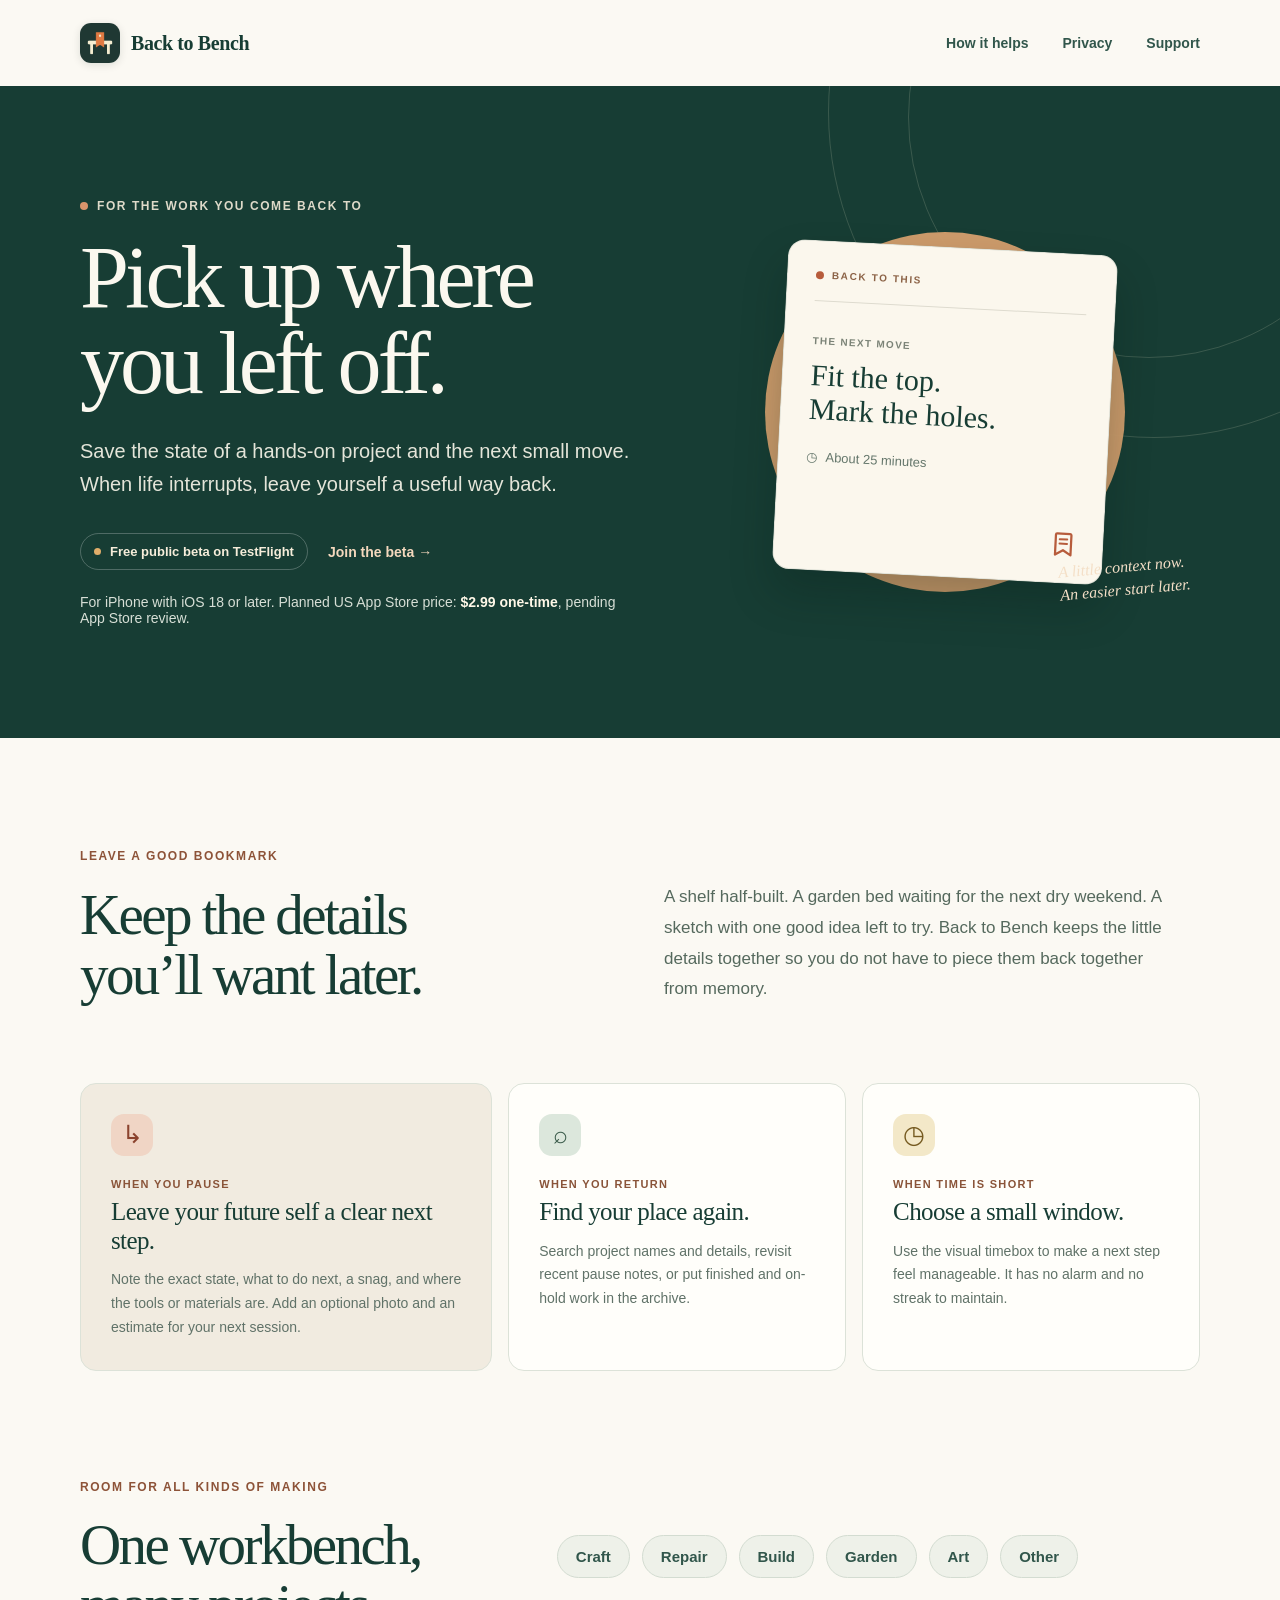
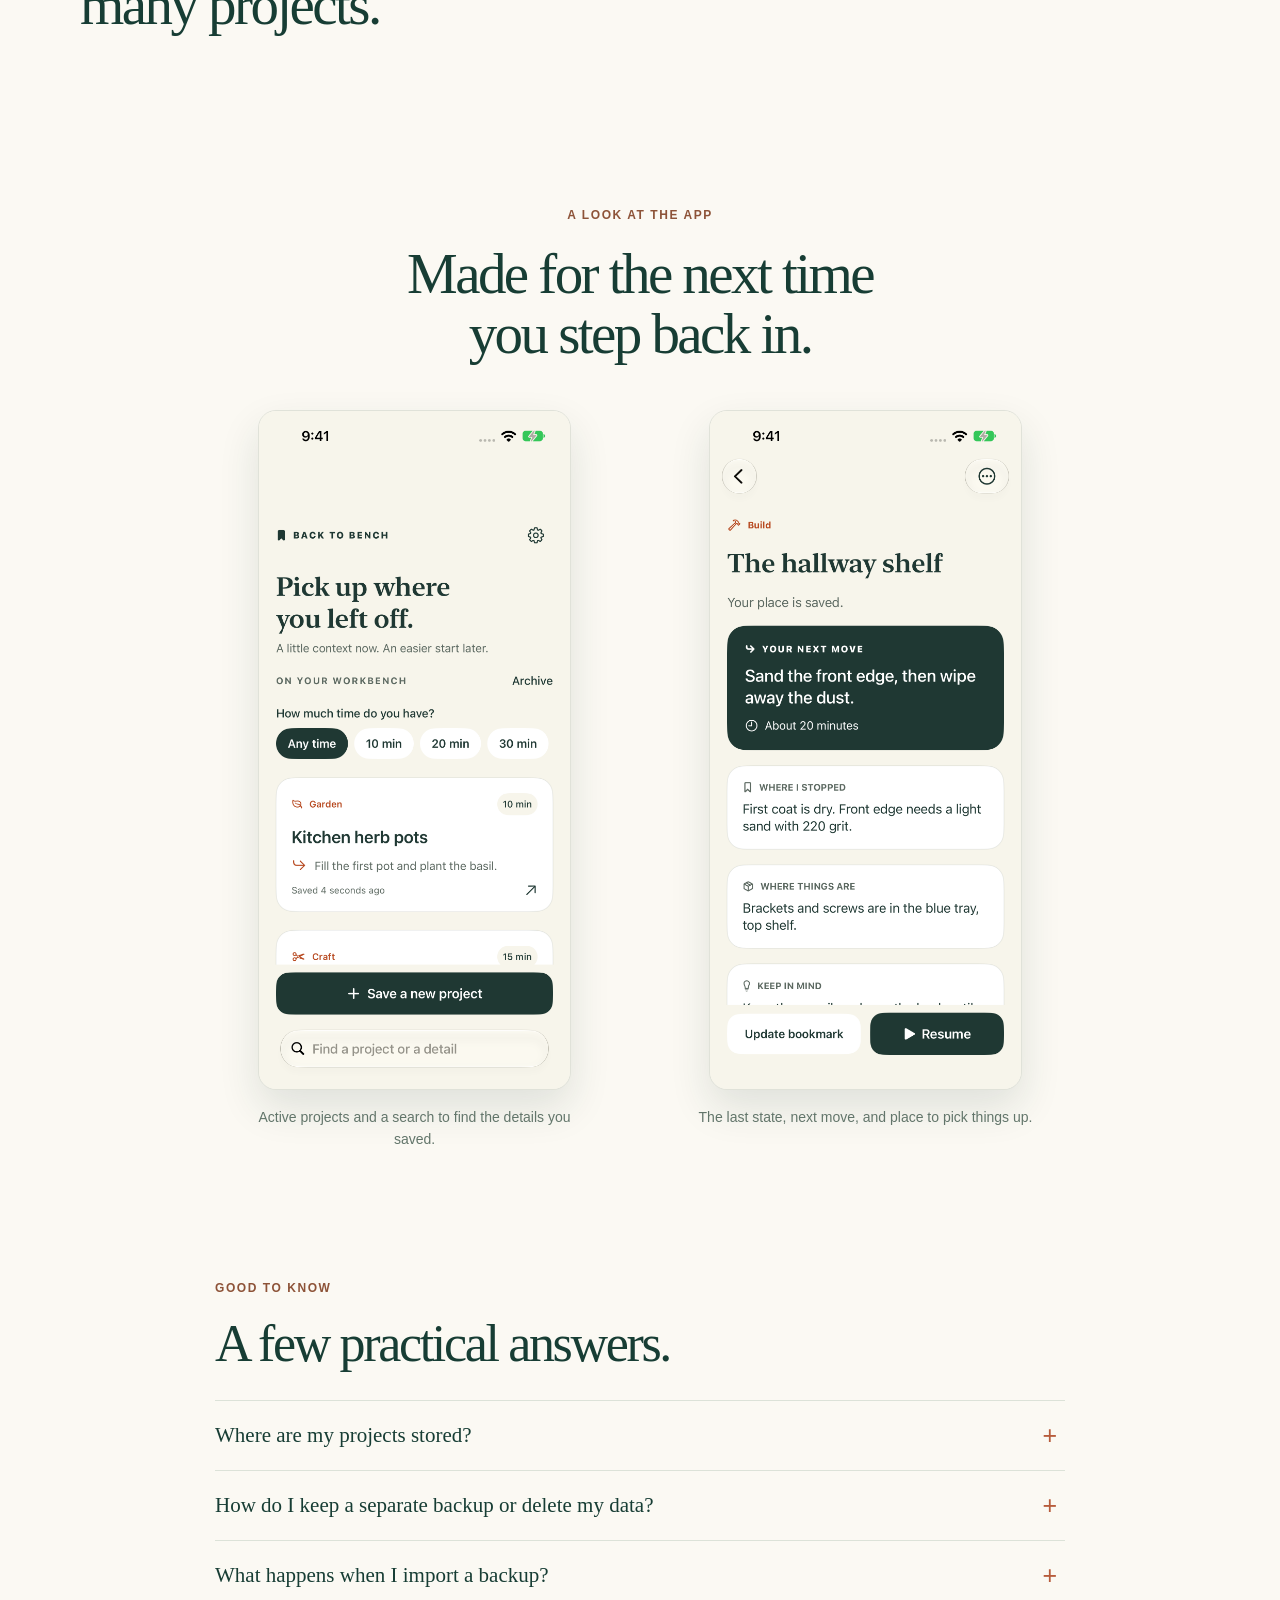
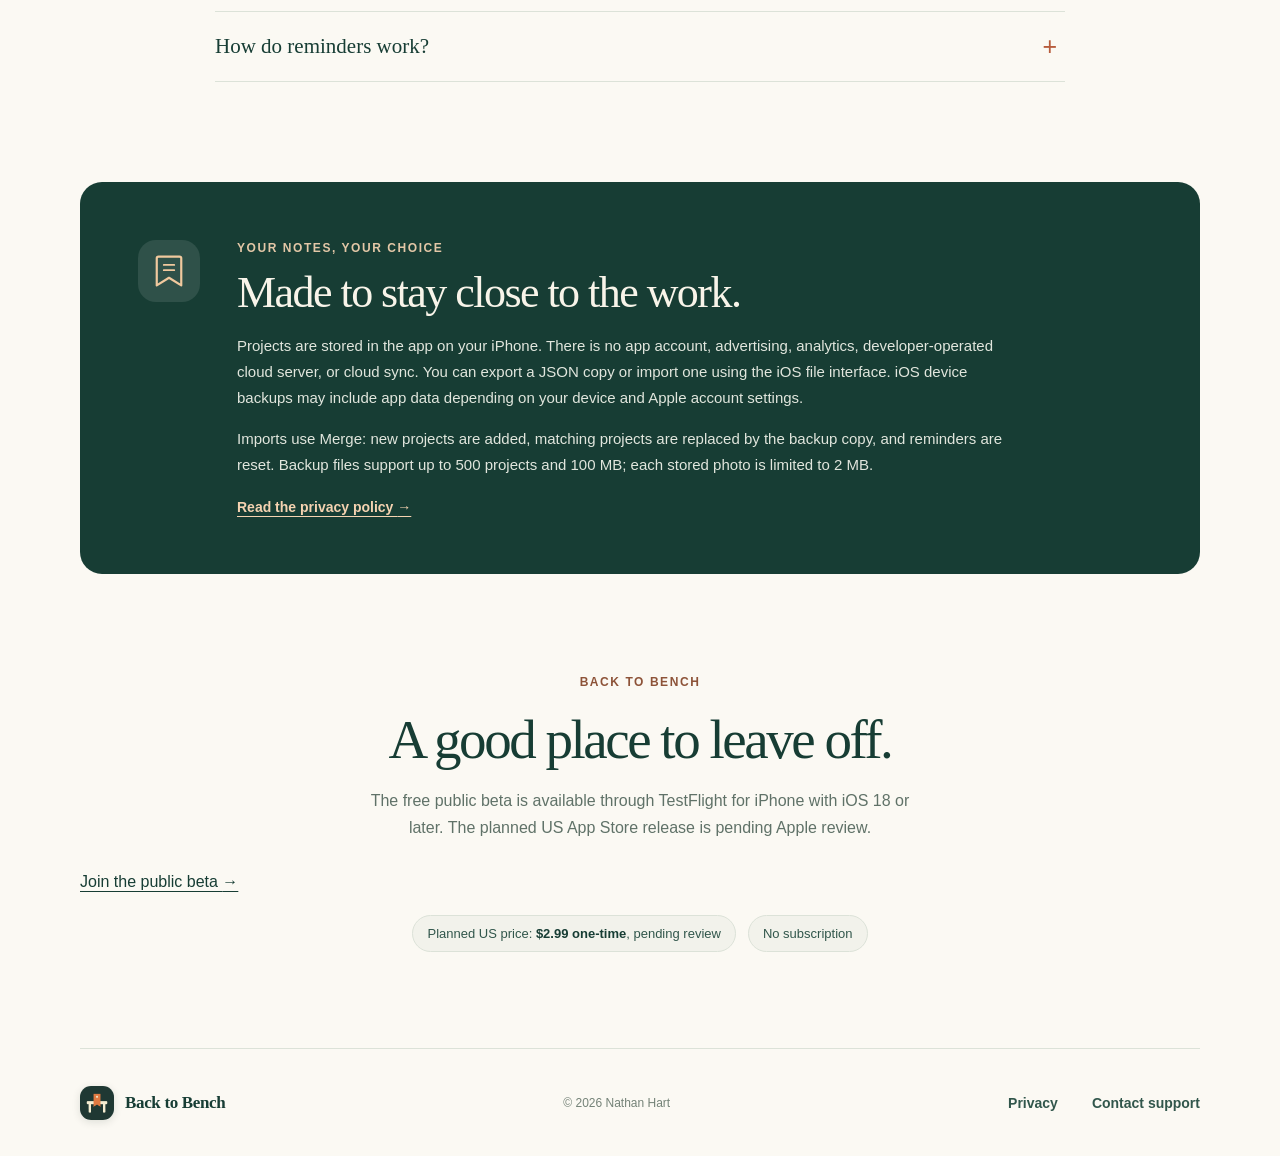
<file: index.html>
<!doctype html>
<html lang="en">
<head>
  <meta charset="utf-8">
  <meta name="viewport" content="width=device-width, initial-scale=1">
  <meta name="theme-color" content="#173d34">
  <meta name="description" content="Back to Bench keeps the state and next step of a hands-on project together, so it is easier to pick up again later.">
  <title>Back to Bench — Pick up where you left off</title>
  <link rel="stylesheet" href="style.css">
</head>
<body class="landing-page">
  <a class="skip-link" href="#main">Skip to content</a>
  <header class="site-header">
    <a class="brand" href="index.html" aria-label="Back to Bench home">
      <img class="brand-mark" src="assets/app-icon.png" alt="">
      <span>Back to Bench</span>
    </a>
    <nav aria-label="Main navigation">
      <a href="#how-it-helps">How it helps</a>
      <a href="privacy.html">Privacy</a>
      <a href="https://github.com/nahart86/back-to-bench-support/issues">Support</a>
    </nav>
  </header>

  <main id="main">
    <section class="hero" aria-labelledby="hero-title">
      <div class="hero-copy">
        <p class="eyebrow"><span class="eyebrow-dot" aria-hidden="true"></span>For the work you come back to</p>
        <h1 id="hero-title">Pick up where<br class="desktop-break"> you left off.</h1>
        <p class="hero-lede">Save the state of a hands-on project and the next small move. When life interrupts, leave yourself a useful way back.</p>
        <div class="hero-actions">
          <span class="release-status"><span class="status-dot" aria-hidden="true"></span>Free public beta on TestFlight</span>
          <a class="text-link" href="https://testflight.apple.com/join/7FmzGM4C">Join the beta <span aria-hidden="true">→</span></a>
        </div>
        <p class="price-note">For iPhone with iOS 18 or later. Planned US App Store price: <strong>$2.99 one-time</strong>, pending App Store review.</p>
      </div>
      <div class="hero-art" role="img" aria-label="Illustration of a project bookmark with a next step and estimated time">
        <div class="sun-disc" aria-hidden="true"></div>
        <div class="work-card">
          <div class="card-topline"><span class="card-dot"></span><span>BACK TO THIS</span></div>
          <div class="card-rule"></div>
          <span class="card-label">THE NEXT MOVE</span>
          <p>Fit the top.<br>Mark the holes.</p>
          <div class="card-meta"><span aria-hidden="true">◷</span> About 25 minutes</div>
          <div class="card-bookmark" aria-hidden="true">
            <svg viewBox="0 0 24 24"><path d="M6.8 3.5h10.4a1 1 0 0 1 1 1v16l-6.2-3.8-6.2 3.8v-16a1 1 0 0 1 1-1Z" fill="none" stroke="currentColor" stroke-linejoin="round" stroke-width="1.8"/><path d="M9 8h6M9 11.5h6" stroke="currentColor" stroke-linecap="round" stroke-width="1.6"/></svg>
          </div>
        </div>
        <p class="art-caption">A little context now.<br>An easier start later.</p>
      </div>
    </section>

    <section class="intro-section" id="how-it-helps" aria-labelledby="intro-title">
      <div class="section-heading">
        <p class="eyebrow eyebrow-dark">Leave a good bookmark</p>
        <h2 id="intro-title">Keep the details<br>you’ll want later.</h2>
      </div>
      <p class="intro-text">A shelf half-built. A garden bed waiting for the next dry weekend. A sketch with one good idea left to try. Back to Bench keeps the little details together so you do not have to piece them back together from memory.</p>
    </section>

    <section class="feature-grid" aria-label="Project note features">
      <article class="feature-card feature-card-large">
        <div class="feature-icon icon-terracotta" aria-hidden="true">↳</div>
        <p class="feature-kicker">When you pause</p>
        <h3>Leave your future self a clear next step.</h3>
        <p>Note the exact state, what to do next, a snag, and where the tools or materials are. Add an optional photo and an estimate for your next session.</p>
      </article>
      <article class="feature-card">
        <div class="feature-icon icon-sage" aria-hidden="true">⌕</div>
        <p class="feature-kicker">When you return</p>
        <h3>Find your place again.</h3>
        <p>Search project names and details, revisit recent pause notes, or put finished and on-hold work in the archive.</p>
      </article>
      <article class="feature-card">
        <div class="feature-icon icon-gold" aria-hidden="true">◷</div>
        <p class="feature-kicker">When time is short</p>
        <h3>Choose a small window.</h3>
        <p>Use the visual timebox to make a next step feel manageable. It has no alarm and no streak to maintain.</p>
      </article>
    </section>

    <section class="categories" aria-labelledby="category-title">
      <div>
        <p class="eyebrow eyebrow-dark">Room for all kinds of making</p>
        <h2 id="category-title">One workbench,<br>many projects.</h2>
      </div>
      <ul class="category-list" aria-label="Project categories">
        <li>Craft</li><li>Repair</li><li>Build</li><li>Garden</li><li>Art</li><li>Other</li>
      </ul>
    </section>

    <section class="screenshots" aria-labelledby="screens-title">
      <div class="section-heading section-heading-centered">
        <p class="eyebrow eyebrow-dark">A look at the app</p>
        <h2 id="screens-title">Made for the next time<br>you step back in.</h2>
      </div>
      <div class="screenshot-row">
        <figure class="screenshot-figure">
          <img class="app-screenshot" src="assets/workbench.png" alt="Back to Bench workbench screen with a time filter, active project cards, a Save a new project button, and project search." width="1206" height="2622" loading="lazy" decoding="async">
          <figcaption>Active projects and a search to find the details you saved.</figcaption>
        </figure>
        <figure class="screenshot-figure">
          <img class="app-screenshot" src="assets/project-detail.png" alt="Back to Bench project detail for a hallway shelf, showing the next move, where the work stopped, materials location, and Resume button." width="1206" height="2622" loading="lazy" decoding="async">
          <figcaption>The last state, next move, and place to pick things up.</figcaption>
        </figure>
      </div>
    </section>

    <section class="faq" aria-labelledby="faq-title">
      <div class="section-heading">
        <p class="eyebrow eyebrow-dark">Good to know</p>
        <h2 id="faq-title">A few practical answers.</h2>
      </div>
      <div class="faq-list">
        <details>
          <summary>Where are my projects stored?</summary>
          <p>Project notes and photos are stored in the app on your iPhone. The app has no account or developer-operated cloud sync. iOS device backups may include app data depending on your device and Apple account settings.</p>
        </details>
        <details>
          <summary>How do I keep a separate backup or delete my data?</summary>
          <p>In Settings, choose <strong>Export a backup</strong> to create a JSON copy, then save it to a destination you choose. Export is manual, not automatic; that destination may store, sync, or share the file under its own settings. You can delete a project in the app. Deleting Back to Bench removes its local app data, but exported files and device backups must be managed separately.</p>
        </details>
        <details>
          <summary>What happens when I import a backup?</summary>
          <p>Normal imports use Merge: projects with new IDs are added, and projects with matching IDs are replaced by the backup copy. Reminders are turned off after import; edit a project to set one again. If the app detects an unreadable saved file, a recovery action can use a valid backup while preserving the unreadable file on the device.</p>
        </details>
        <details>
          <summary>How do reminders work?</summary>
          <p>Reminders use on-device notifications and require notification permission. Depending on your iOS notification settings, the project name and next step may appear on your Lock Screen. The session timebox is visual only and has no alarm.</p>
        </details>
      </div>
    </section>

    <section class="privacy-band" aria-labelledby="privacy-title">
      <div class="privacy-mark" aria-hidden="true">
        <svg viewBox="0 0 48 48"><path d="M12 7.5h24a2 2 0 0 1 2 2v31l-14-8.8-14 8.8v-31a2 2 0 0 1 2-2Z" fill="none" stroke="currentColor" stroke-linejoin="round" stroke-width="2.5"/><path d="M18 17h12M18 23h12" stroke="currentColor" stroke-linecap="round" stroke-width="2"/></svg>
      </div>
      <div class="privacy-copy">
        <p class="eyebrow">Your notes, your choice</p>
        <h2 id="privacy-title">Made to stay close to the work.</h2>
        <p>Projects are stored in the app on your iPhone. There is no app account, advertising, analytics, developer-operated cloud server, or cloud sync. You can export a JSON copy or import one using the iOS file interface. iOS device backups may include app data depending on your device and Apple account settings.</p>
        <p>Imports use Merge: new projects are added, matching projects are replaced by the backup copy, and reminders are reset. Backup files support up to 500 projects and 100 MB; each stored photo is limited to 2 MB.</p>
        <a class="light-link" href="privacy.html">Read the privacy policy <span aria-hidden="true">→</span></a>
      </div>
    </section>

    <section class="closing" aria-labelledby="closing-title">
      <p class="eyebrow eyebrow-dark">Back to Bench</p>
      <h2 id="closing-title">A good place to leave off.</h2>
      <p>The free public beta is available through TestFlight for iPhone with iOS 18 or later. The planned US App Store release is pending Apple review.</p>
      <div class="hero-actions">
        <a href="https://testflight.apple.com/join/7FmzGM4C">Join the public beta <span aria-hidden="true">→</span></a>
      </div>
      <div class="closing-meta">
        <span>Planned US price: <strong>$2.99 one-time</strong>, pending review</span>
        <span>No subscription</span>
      </div>
    </section>
  </main>

  <footer class="site-footer">
    <a class="brand brand-footer" href="index.html">
      <img class="brand-mark" src="assets/app-icon.png" alt="">
      <span>Back to Bench</span>
    </a>
    <p>© 2026 Nathan Hart</p>
    <nav aria-label="Footer navigation">
      <a href="privacy.html">Privacy</a>
      <a href="https://github.com/nahart86/back-to-bench-support/issues">Contact support</a>
    </nav>
  </footer>
</body>
</html>
</file>
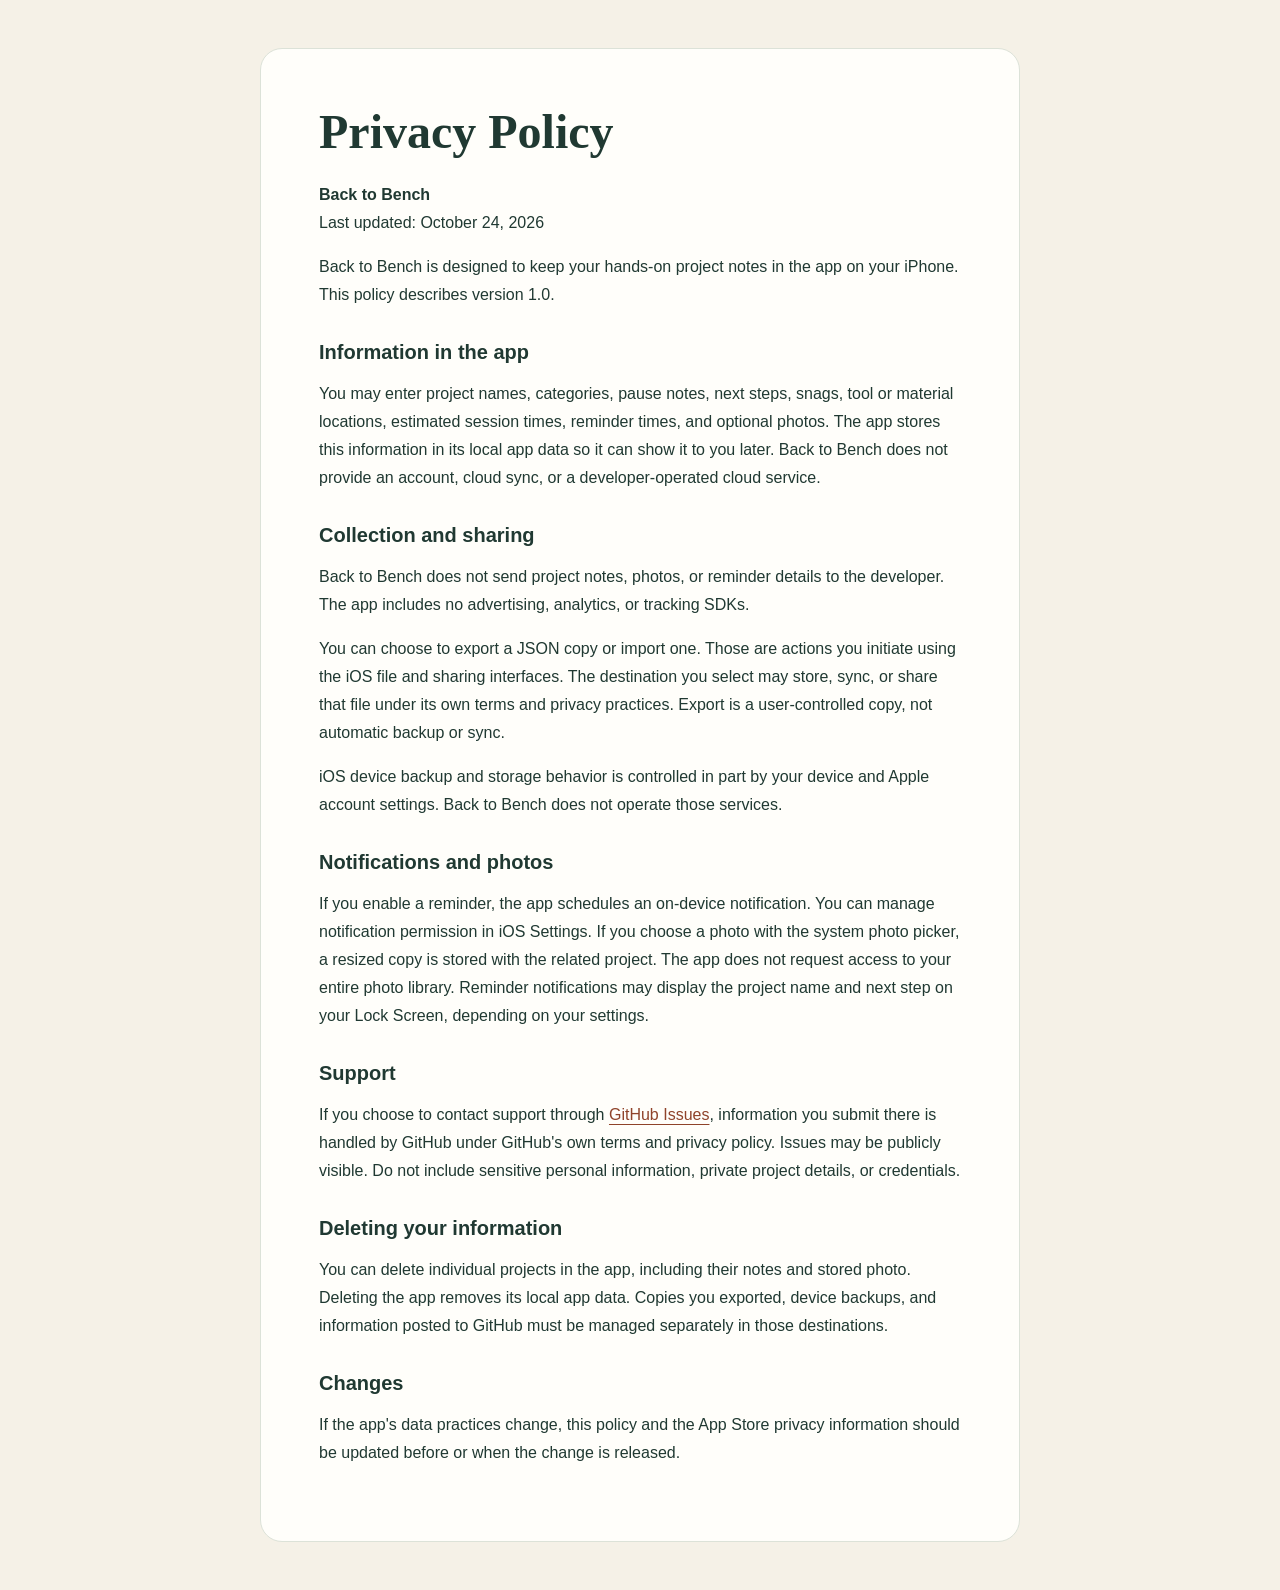
<file: privacy.html>
<!doctype html>
<html lang="en">
<head>
  <meta charset="utf-8">
  <meta name="viewport" content="width=device-width, initial-scale=1">
  
  <title>Privacy Policy — Back to Bench</title>
<link rel="stylesheet" href="style.css">
</head>
<body>
  <main>
    <h1>Privacy Policy</h1>
    <p><strong>Back to Bench</strong><br>Last updated: October 24, 2026</p>

    <p>Back to Bench is designed to keep your hands-on project notes in the app on your iPhone. This policy describes version 1.0.</p>

    <h2>Information in the app</h2>
    <p>You may enter project names, categories, pause notes, next steps, snags, tool or material locations, estimated session times, reminder times, and optional photos. The app stores this information in its local app data so it can show it to you later. Back to Bench does not provide an account, cloud sync, or a developer-operated cloud service.</p>

    <h2>Collection and sharing</h2>
    <p>Back to Bench does not send project notes, photos, or reminder details to the developer. The app includes no advertising, analytics, or tracking SDKs.</p>
    <p>You can choose to export a JSON copy or import one. Those are actions you initiate using the iOS file and sharing interfaces. The destination you select may store, sync, or share that file under its own terms and privacy practices. Export is a user-controlled copy, not automatic backup or sync.</p>
    <p>iOS device backup and storage behavior is controlled in part by your device and Apple account settings. Back to Bench does not operate those services.</p>

    <h2>Notifications and photos</h2>
    <p>If you enable a reminder, the app schedules an on-device notification. You can manage notification permission in iOS Settings. If you choose a photo with the system photo picker, a resized copy is stored with the related project. The app does not request access to your entire photo library. Reminder notifications may display the project name and next step on your Lock Screen, depending on your settings.</p>

    <h2>Support</h2>
    <p>If you choose to contact support through <a href="https://github.com/nahart86/back-to-bench-support/issues">GitHub Issues</a>, information you submit there is handled by GitHub under GitHub's own terms and privacy policy. Issues may be publicly visible. Do not include sensitive personal information, private project details, or credentials.</p>

    <h2>Deleting your information</h2><p>You can delete individual projects in the app, including their notes and stored photo. Deleting the app removes its local app data. Copies you exported, device backups, and information posted to GitHub must be managed separately in those destinations.</p><h2>Changes</h2>
    <p>If the app's data practices change, this policy and the App Store privacy information should be updated before or when the change is released.</p>
  </main>
</body>
</html>
</file>
<file: style.css>
:root {
  color-scheme: light;
  --ink: #173d34;
  --ink-soft: #31564b;
  --paper: #f5f1e7;
  --paper-light: #fbf9f3;
  --white: #fffefa;
  --muted: #64786c;
  --line: #dce2d8;
  --terracotta: #b75c3c;
  --sage: #dce7dc;
  --gold: #ead9a7;
  font-family: -apple-system, BlinkMacSystemFont, "Segoe UI", sans-serif;
  color: var(--ink);
  background: var(--paper-light);
  font-synthesis: none;
  text-rendering: optimizeLegibility;
}

* { box-sizing: border-box; }
html { scroll-behavior: smooth; }
body { margin: 0; }
a { color: inherit; text-underline-offset: 4px; }
a:focus-visible { outline: 3px solid #e6a56f; outline-offset: 4px; border-radius: 3px; }

.skip-link {
  position: absolute;
  top: 8px;
  left: 8px;
  z-index: 10;
  transform: translateY(-160%);
  padding: 10px 14px;
  border-radius: 8px;
  color: var(--ink);
  background: var(--white);
}
.skip-link:focus { transform: translateY(0); }

/* Landing page */
.landing-page { background: var(--paper-light); }
.site-header,
.site-footer {
  width: min(1120px, calc(100% - 56px));
  margin-inline: auto;
  display: flex;
  align-items: center;
  justify-content: space-between;
}
.site-header { min-height: 86px; }
.brand {
  display: inline-flex;
  align-items: center;
  gap: 11px;
  color: var(--ink);
  font-family: Georgia, "Times New Roman", serif;
  font-size: 20px;
  font-weight: 700;
  text-decoration: none;
  letter-spacing: -.02em;
}
.brand-mark { width: 40px; height: 40px; flex: none; border-radius: 11px; object-fit: cover; box-shadow: 0 2px 9px rgba(9, 36, 28, .12); }
.site-header nav,
.site-footer nav { display: flex; align-items: center; gap: clamp(18px, 3vw, 34px); }
.site-header nav a,
.site-footer nav a { color: var(--ink-soft); font-size: 14px; font-weight: 600; text-decoration: none; }
.site-header nav a:hover,
.site-footer nav a:hover { text-decoration: underline; text-underline-offset: 5px; }

.hero {
  position: relative;
  isolation: isolate;
  overflow: hidden;
  min-height: 590px;
  padding: clamp(64px, 9vw, 112px) max(28px, calc((100vw - 1120px) / 2));
  display: grid;
  grid-template-columns: minmax(0, 1.05fr) minmax(300px, .95fr);
  align-items: center;
  gap: 48px;
  color: #fbf8ef;
  background: var(--ink);
}
.hero::before,
.hero::after { position: absolute; z-index: -1; content: ""; border: 1px solid rgba(242, 232, 204, .16); border-radius: 50%; }
.hero::before { width: 650px; height: 650px; right: -200px; top: -300px; }
.hero::after { width: 480px; height: 480px; right: -110px; top: -210px; }
.hero-copy { max-width: 610px; }
.eyebrow {
  display: flex;
  align-items: center;
  gap: 9px;
  margin: 0 0 20px;
  color: #dedac9;
  font-size: 12px;
  font-weight: 750;
  letter-spacing: .13em;
  line-height: 1.4;
  text-transform: uppercase;
}
.eyebrow-dot { width: 8px; height: 8px; border-radius: 50%; background: #d9946b; }
.eyebrow-dark { color: #8d5338; }
.hero h1,
.section-heading h2,
.categories h2,
.closing h2 {
  margin: 0;
  font-family: Georgia, "Times New Roman", serif;
  font-weight: 500;
  letter-spacing: -.045em;
}
.hero h1 { max-width: 690px; font-size: clamp(54px, 7.7vw, 88px); line-height: .98; }
.hero-lede { max-width: 550px; margin: 28px 0 0; color: #e4e5d9; font-size: clamp(17px, 2vw, 20px); line-height: 1.65; }
.hero-actions { display: flex; flex-wrap: wrap; align-items: center; gap: 20px; margin-top: 32px; }
.release-status { display: inline-flex; align-items: center; gap: 9px; padding: 10px 13px; border: 1px solid rgba(255,255,255,.24); border-radius: 99px; color: #f6edda; font-size: 13px; font-weight: 650; }
.status-dot { width: 7px; height: 7px; border-radius: 50%; background: #e0ad6a; }
.text-link { color: #f4d8bd; font-size: 14px; font-weight: 700; text-decoration: none; }
.text-link:hover { text-decoration: underline; }
.price-note { margin: 24px 0 0; color: #d7dfd6; font-size: 14px; }
.price-note strong { color: #fff8e8; }

.hero-art { position: relative; min-height: 390px; display: grid; place-items: center; }
.sun-disc { position: absolute; width: min(360px, 84%); aspect-ratio: 1; border-radius: 50%; background: #d4a06e; opacity: .96; }
.work-card {
  position: relative;
  width: min(330px, 76%);
  min-height: 330px;
  padding: 28px;
  transform: rotate(3deg);
  border: 1px solid rgba(23, 61, 52, .12);
  border-radius: 17px;
  color: var(--ink);
  background: #fbf7ed;
  box-shadow: 0 24px 42px rgba(6, 28, 22, .27);
}
.card-topline { display: flex; align-items: center; gap: 8px; color: #8b6246; font-size: 10px; font-weight: 800; letter-spacing: .16em; }
.card-dot { width: 8px; height: 8px; border-radius: 50%; background: var(--terracotta); }
.card-rule { height: 1px; margin: 20px 0 29px; background: #dedbcf; }
.card-label { color: #7b8377; font-size: 10px; font-weight: 800; letter-spacing: .13em; }
.work-card > p { margin: 10px 0 24px; font-family: Georgia, "Times New Roman", serif; font-size: 30px; line-height: 1.12; }
.card-meta { display: flex; align-items: center; gap: 8px; color: #64766b; font-size: 13px; }
.card-bookmark { position: absolute; right: 24px; bottom: 23px; width: 30px; height: 30px; color: var(--terracotta); }
.card-bookmark svg { width: 100%; height: 100%; }
.art-caption { position: absolute; right: 2%; bottom: -10px; color: #f4dfc7; font-family: Georgia, "Times New Roman", serif; font-size: 16px; font-style: italic; line-height: 1.45; transform: rotate(-5deg); }

.intro-section,
.feature-grid,
.categories,
.screenshots,
.privacy-band,
.closing { width: min(1120px, calc(100% - 56px)); margin-inline: auto; }
.intro-section { display: grid; grid-template-columns: 1fr 1fr; align-items: end; gap: 48px; padding-block: 110px 78px; }
.section-heading h2,
.categories h2,
.closing h2 { font-size: clamp(38px, 5vw, 57px); line-height: 1.05; }
.intro-text { max-width: 510px; margin: 0; color: #55695d; font-size: 17px; line-height: 1.8; }

.feature-grid { display: grid; grid-template-columns: 1.22fr 1fr 1fr; gap: 16px; }
.feature-card { min-height: 270px; padding: 30px; border: 1px solid var(--line); border-radius: 16px; background: var(--white); }
.feature-card-large { background: #f1ebe0; }
.feature-icon { width: 42px; height: 42px; display: grid; place-items: center; border-radius: 13px; font-size: 25px; font-weight: 600; }
.icon-terracotta { color: #8b432e; background: #f0d5c5; }
.icon-sage { color: #385948; background: #dce7dc; }
.icon-gold { color: #755a20; background: #f3e8c8; }
.feature-kicker { margin: 22px 0 8px; color: #8a5439; font-size: 11px; font-weight: 800; letter-spacing: .12em; text-transform: uppercase; }
.feature-card h3 { max-width: 370px; margin: 0; font-family: Georgia, "Times New Roman", serif; font-size: 25px; font-weight: 500; line-height: 1.15; letter-spacing: -.025em; }
.feature-card > p:last-child { margin: 13px 0 0; color: #607268; font-size: 14px; line-height: 1.7; }

.categories { display: grid; grid-template-columns: .8fr 1.2fr; align-items: center; gap: 48px; padding-block: 108px; }
.category-list { display: flex; flex-wrap: wrap; gap: 12px; margin: 0; padding: 0; list-style: none; }
.category-list li { padding: 12px 18px; border: 1px solid #d3dcd1; border-radius: 99px; color: var(--ink-soft); background: #eef1e9; font-size: 15px; font-weight: 650; }

.screenshots { padding-block: 64px 110px; }
.section-heading-centered { text-align: center; }
.section-heading-centered .eyebrow { justify-content: center; }
.screenshot-row { display: grid; grid-template-columns: repeat(2, minmax(0, 1fr)); gap: 22px; max-width: 880px; margin: 46px auto 0; }
.screenshot-figure { margin: 0; }
.app-screenshot { display: block; width: auto; max-width: 100%; max-height: 680px; height: auto; margin-inline: auto; border: 1px solid #e0e2d9; border-radius: 18px; background: var(--paper); box-shadow: 0 18px 40px rgba(23, 61, 52, .12); }
.screenshot-figure figcaption { max-width: 350px; margin: 16px auto 0; color: #62756a; font-size: 14px; line-height: 1.6; text-align: center; }

.faq { width: min(850px, calc(100% - 56px)); margin: 0 auto; padding-block: 20px 100px; }
.faq > .section-heading { margin-bottom: 28px; }
.faq > .section-heading h2 { font-size: clamp(36px, 4.8vw, 52px); }
.faq-list { border-top: 1px solid var(--line); }
.faq-list details { border-bottom: 1px solid var(--line); }
.faq-list summary { position: relative; padding: 21px 44px 21px 0; color: var(--ink); font-family: Georgia, "Times New Roman", serif; font-size: 21px; line-height: 1.3; cursor: pointer; list-style: none; }
.faq-list summary::-webkit-details-marker { display: none; }
.faq-list summary::after { position: absolute; top: 18px; right: 8px; content: "+"; color: var(--terracotta); font-family: -apple-system, BlinkMacSystemFont, "Segoe UI", sans-serif; font-size: 25px; font-weight: 400; }
.faq-list details[open] summary::after { content: "−"; }
.faq-list summary:focus-visible { outline: 3px solid #e6a56f; outline-offset: 2px; border-radius: 3px; }
.faq-list details p { max-width: 740px; margin: -3px 36px 22px 0; color: #586d61; font-size: 15px; line-height: 1.75; }

.privacy-band { display: grid; grid-template-columns: 74px 1fr; gap: 25px; align-items: start; padding: clamp(28px, 6vw, 58px); border-radius: 22px; color: #f8f4e9; background: var(--ink); }
.privacy-mark { width: 62px; height: 62px; display: grid; place-items: center; border-radius: 18px; color: #f1c99e; background: rgba(255,255,255,.1); }
.privacy-mark svg { width: 42px; height: 42px; }
.privacy-copy { max-width: 790px; }
.privacy-copy .eyebrow { margin-bottom: 12px; color: #e3c7a7; }
.privacy-copy h2 { margin: 0 0 17px; font-family: Georgia, "Times New Roman", serif; font-size: clamp(31px, 4vw, 44px); font-weight: 500; letter-spacing: -.035em; line-height: 1.07; }
.privacy-copy p:not(.eyebrow) { margin: 0 0 14px; color: #e1e6dd; font-size: 15px; line-height: 1.75; }
.light-link { display: inline-block; margin-top: 7px; color: #f5d3b1; font-size: 14px; font-weight: 700; text-decoration-thickness: 1px; }

.closing { padding-block: 100px 96px; text-align: center; }
.closing .eyebrow { justify-content: center; }
.closing h2 { font-size: clamp(38px, 5vw, 55px); }
.closing > p:not(.eyebrow) { max-width: 540px; margin: 18px auto 0; color: #607268; font-size: 16px; line-height: 1.7; }
.closing-meta { display: flex; flex-wrap: wrap; justify-content: center; gap: 12px; margin-top: 24px; }
.closing-meta span { padding: 10px 14px; border: 1px solid var(--line); border-radius: 99px; color: var(--ink-soft); background: #f2f2eb; font-size: 13px; }
.closing-meta strong { color: var(--ink); }

.site-footer { min-height: 108px; border-top: 1px solid var(--line); }
.brand-footer { font-size: 17px; }
.brand-footer .brand-mark { width: 34px; height: 34px; }
.site-footer p { color: #748277; font-size: 12px; }

/* Privacy and support documents */
body:not(.landing-page) { min-height: 100vh; padding: 48px 20px; color: #203932; background: #f5f1e7; }
body:not(.landing-page) main { max-width: 760px; margin: auto; padding: clamp(24px, 6vw, 58px); border: 1px solid #dce2d8; border-radius: 22px; background: #fffefa; }
body:not(.landing-page) h1 { margin: 0 0 24px; font-family: Georgia, "Times New Roman", serif; font-size: clamp(34px, 6vw, 48px); line-height: 1.05; }
body:not(.landing-page) h2 { margin: 32px 0 10px; font-size: 20px; }
body:not(.landing-page) p,
body:not(.landing-page) li { font-size: 16px; line-height: 1.75; }
body:not(.landing-page) a { color: #8f432a; }

@media (max-width: 780px) {
  .site-header, .site-footer, .intro-section, .feature-grid, .categories, .screenshots, .privacy-band, .closing { width: min(100% - 36px, 600px); }
  .site-header { min-height: 74px; }
  .brand { font-size: 17px; }
  .brand-mark { width: 34px; height: 34px; }
  .site-header nav { gap: 13px; }
  .site-header nav a { font-size: 12px; }
  .hero { min-height: auto; padding: 72px 24px 76px; grid-template-columns: 1fr; gap: 34px; }
  .hero h1 { font-size: clamp(54px, 13vw, 78px); }
  .hero-art { min-height: 345px; }
  .work-card { width: min(310px, 76%); min-height: 305px; }
  .intro-section { grid-template-columns: 1fr; gap: 22px; padding-block: 78px 48px; }
  .feature-grid { grid-template-columns: 1fr 1fr; }
  .feature-card-large { grid-column: 1 / -1; }
  .categories { grid-template-columns: 1fr; gap: 28px; padding-block: 76px; }
  .screenshots { padding-block: 46px 78px; }
  .screenshot-row { gap: 15px; }
  .privacy-band { grid-template-columns: 1fr; gap: 18px; }
  .faq { width: min(100% - 36px, 600px); padding-bottom: 76px; }
  .closing { padding-block: 78px; }
  .site-footer { min-height: 124px; flex-wrap: wrap; gap: 8px 18px; padding-block: 22px; }
}

@media (max-width: 520px) {
  .site-header, .site-footer, .intro-section, .feature-grid, .categories, .screenshots, .privacy-band, .closing { width: calc(100% - 32px); }
  .site-header { flex-wrap: wrap; gap: 10px; padding-block: 13px; }
  .site-header nav { width: 100%; justify-content: space-between; padding-left: 45px; }
  .hero { padding-inline: 20px; }
  .desktop-break { display: none; }
  .hero-art { min-height: 315px; }
  .sun-disc { width: min(285px, 85%); }
  .work-card { width: min(280px, 78%); min-height: 280px; padding: 23px; }
  .work-card > p { font-size: 27px; }
  .art-caption { right: 0; bottom: -7px; font-size: 14px; }
  .feature-grid { grid-template-columns: 1fr; }
  .feature-card-large { grid-column: auto; }
  .feature-card { min-height: auto; padding: 25px; }
  .screenshot-row { grid-template-columns: 1fr; max-width: 340px; }
  .privacy-band { padding: 26px; }
  .site-footer { justify-content: center; text-align: center; }
  .site-footer p { width: 100%; order: 3; }
  .site-footer nav { justify-content: center; }
}

@media (prefers-reduced-motion: reduce) {
  html { scroll-behavior: auto; }
}
</file>
